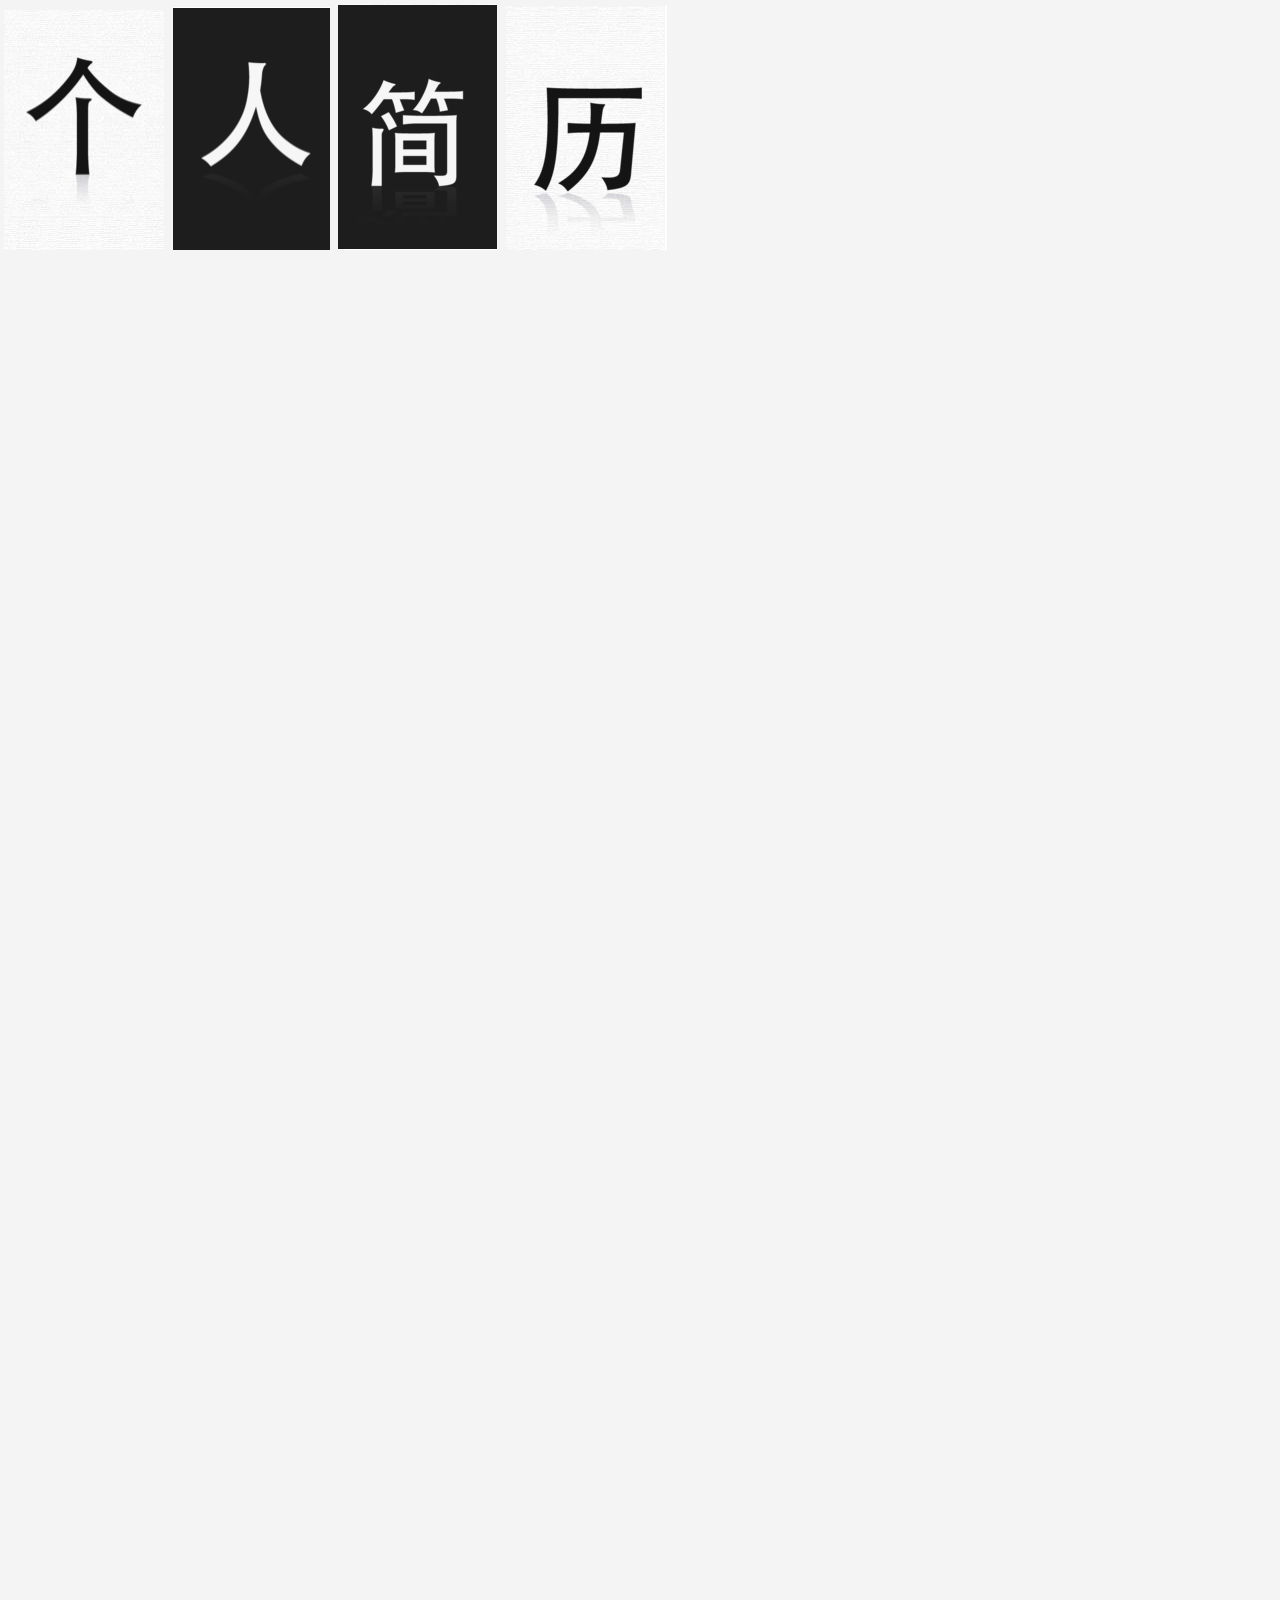
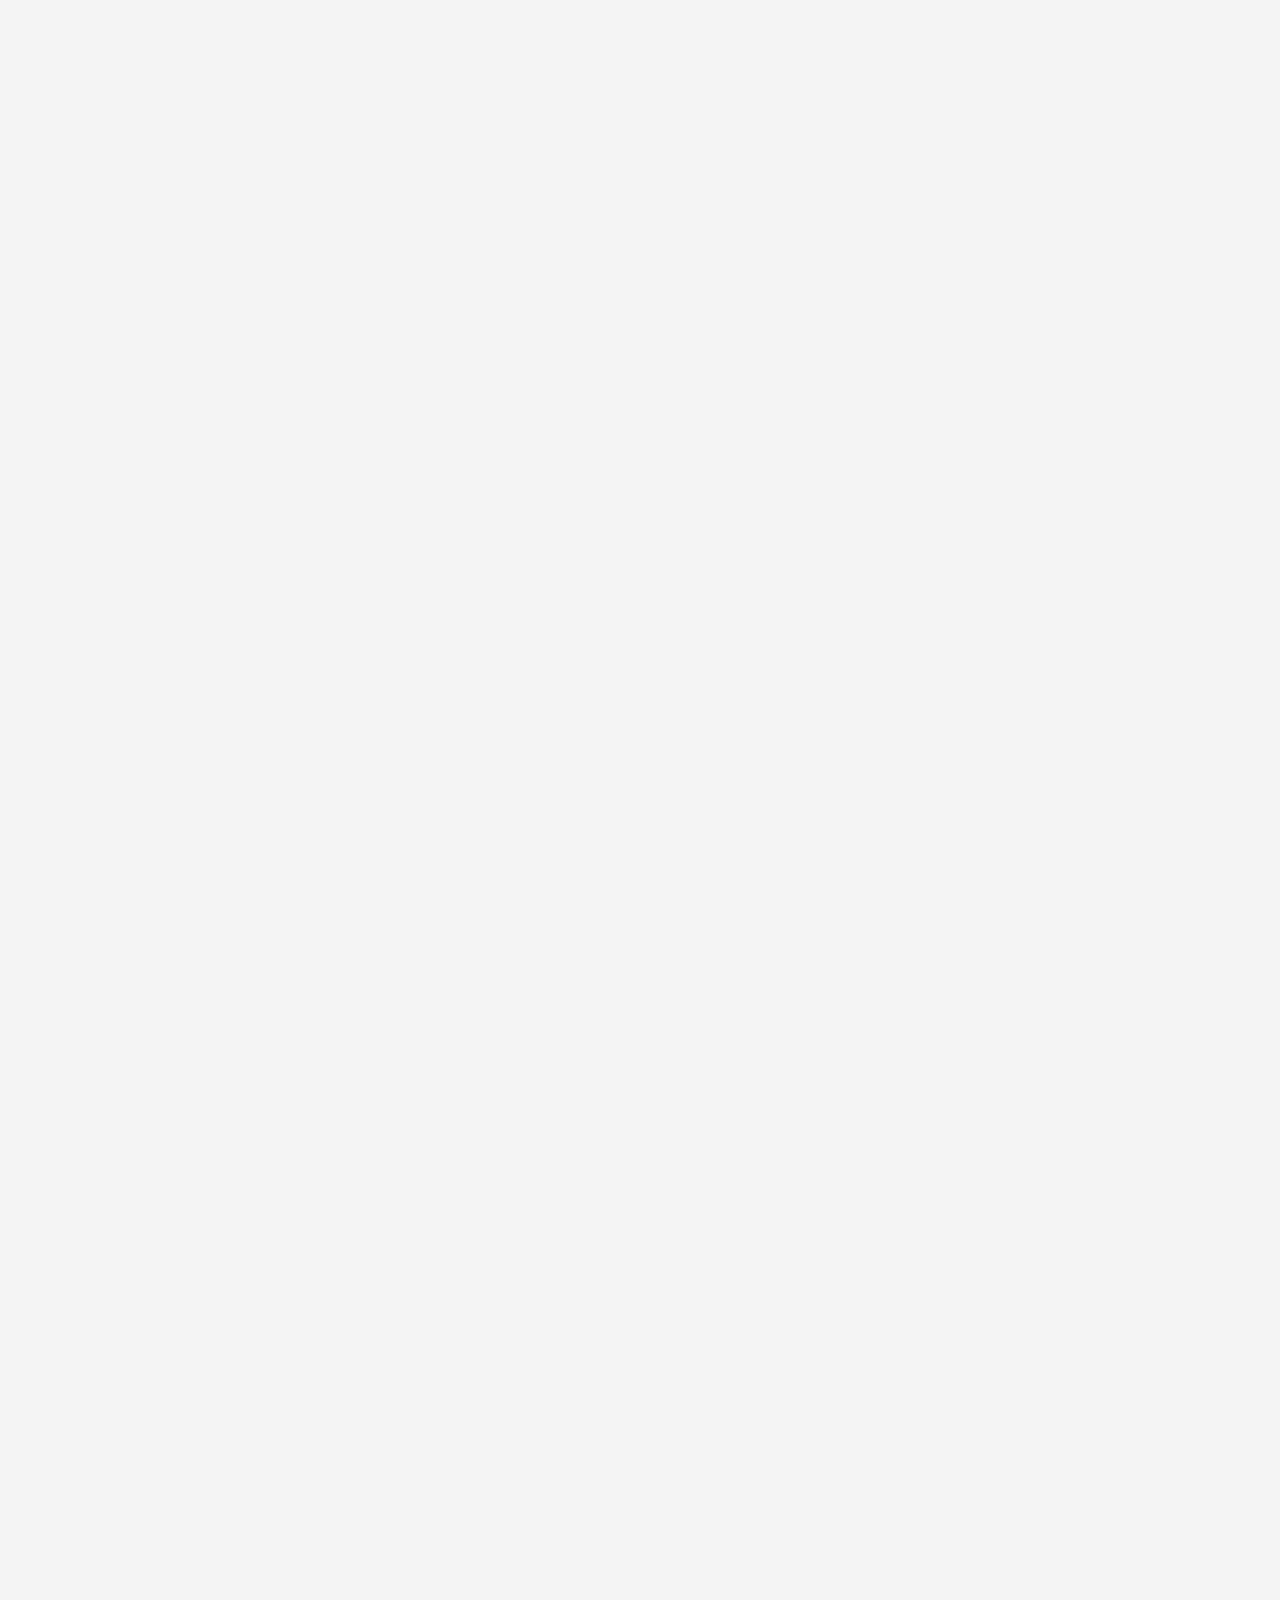
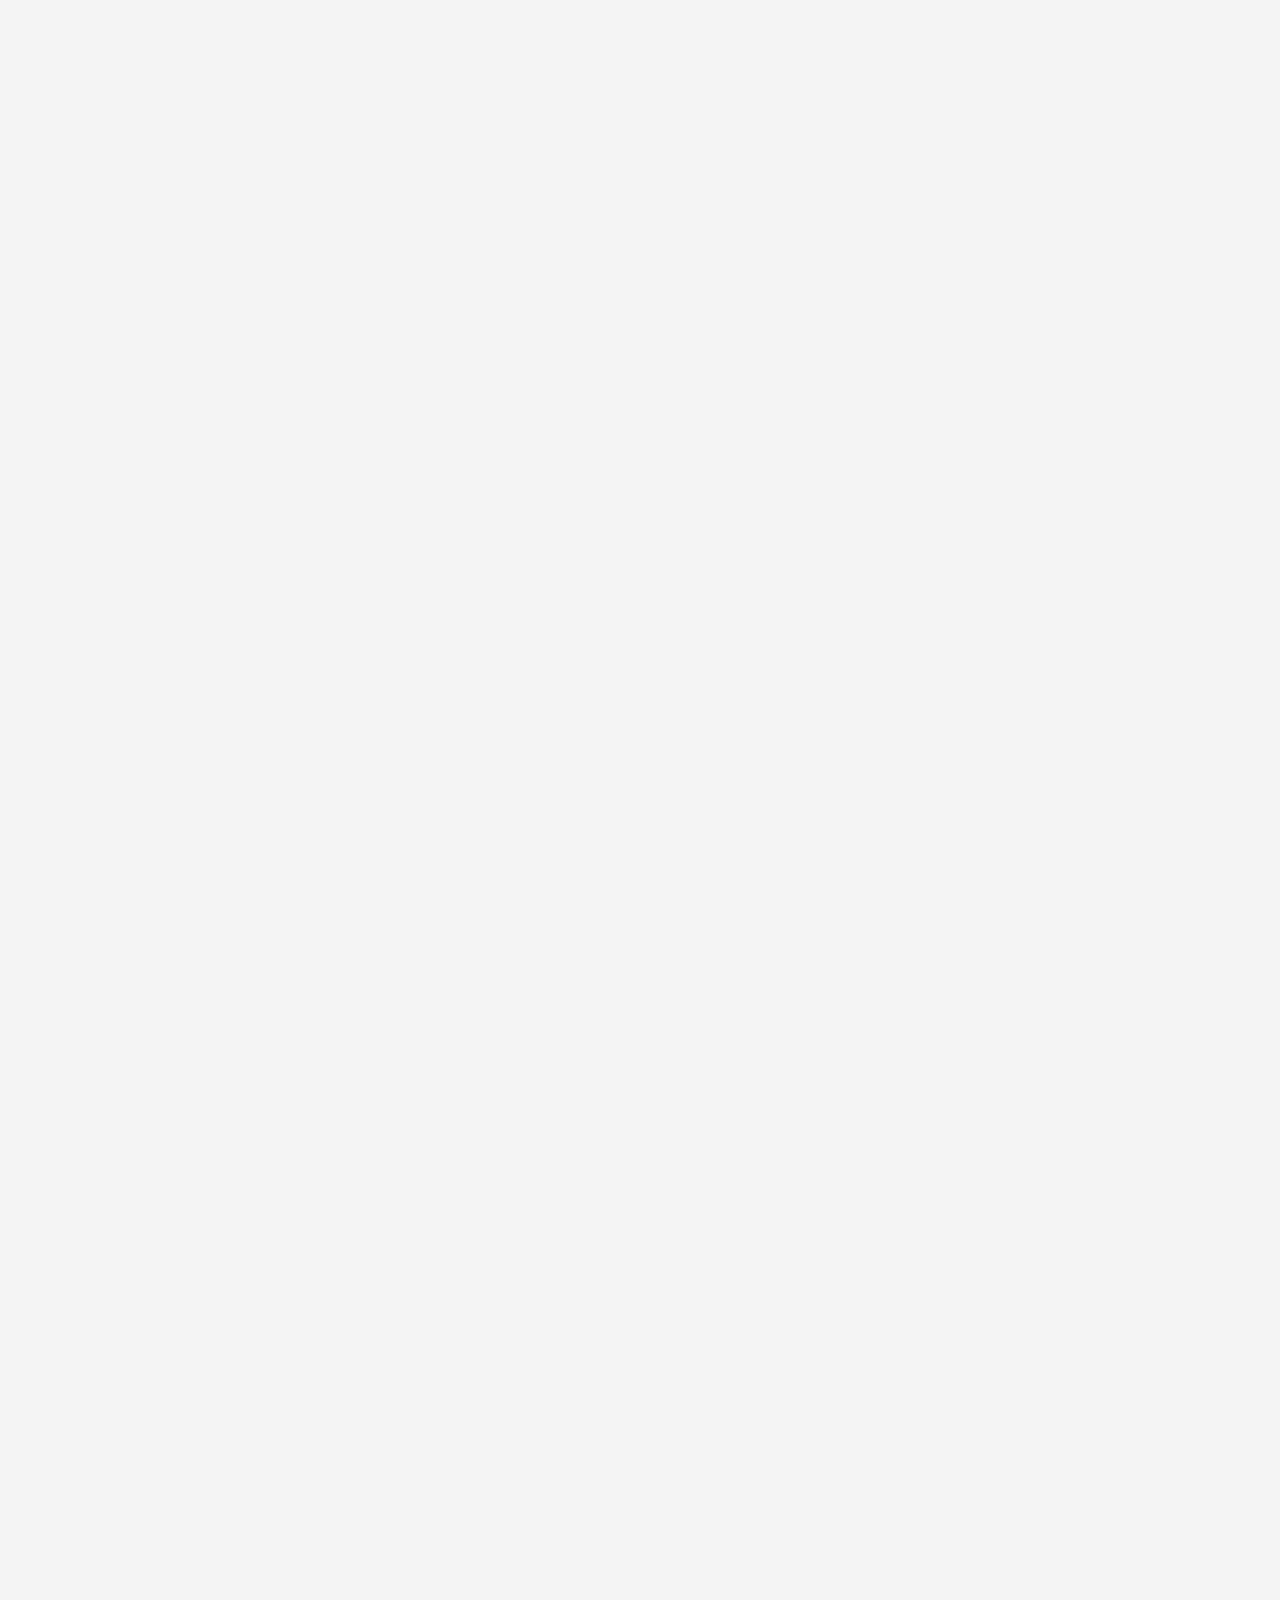
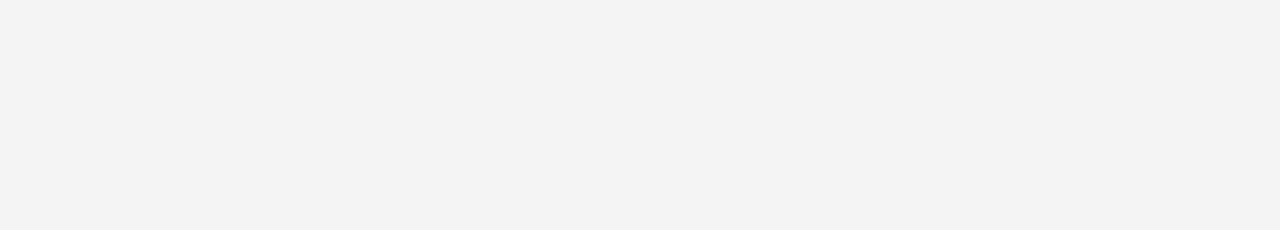
<file: index.html>
<!DOCTYPE html>
<html lang="en">
<head>
    <meta charset="UTF-8">
    <title>Title</title>
    <meta name="viewport"
          content="width=device-width, user-scalable=no, initial-scale=1.0, maximum-scale=1.0, minimum-scale=1.0">
    <link rel="stylesheet" href="css/animate.min.less">
    <link rel="stylesheet" href="css/reset.min.less">
    <link rel="stylesheet/less" href="css/common.less">
    <link rel="stylesheet/less" href="css/hua.less">
    <script src="js/less-2.5.3.min.js"></script>
</head>
<body>

<div class="swiper-container">
    <div class="swiper-wrapper">
        <div class="swiper-slide page1">
                <img src="img1/31.png" >
                <img src="img1/32.png">
                <img src="img1/33-1.png">
                <img src="img1/34-1.png">
        </div>
        <div class="swiper-slide2 page2">
            <img src="img1/24.png">
        </div>
        <div class="swiper-slide page3">

        </div>
        <div class="swiper-slide page4">

        </div>
        <div class="swiper-slide page5">


        </div>
</div>
<script src="js/swiper.min.js"></script>
<script>
    swipeExample = new Swiper('.swiper-container', {

        direction: 'vertical',

    });
</script>


</body>
</html>
</file>
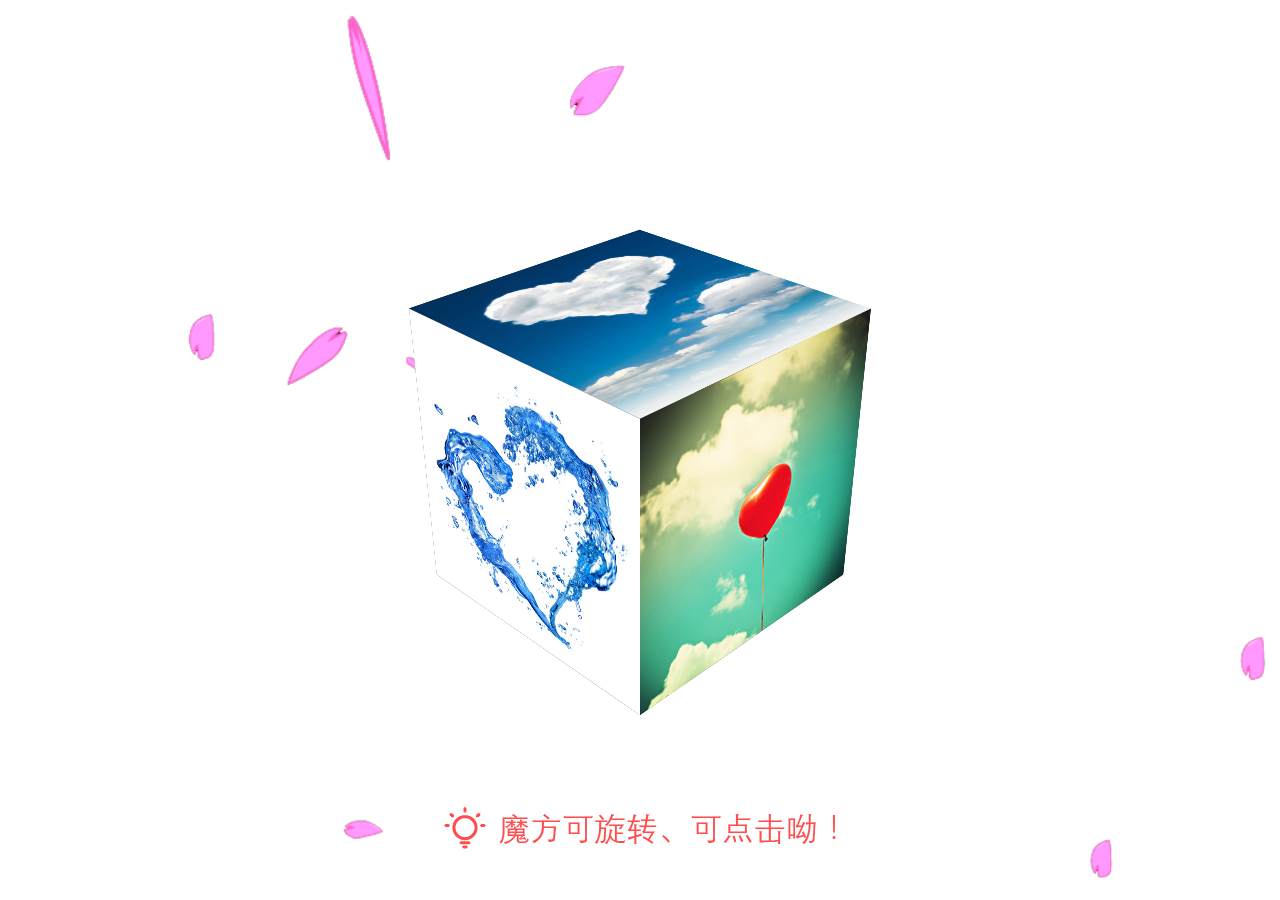
<file: 1-1.html>
<!DOCTYPE html>
<html lang="en">
<head>
    <meta charset="UTF-8">
    <title>Title</title>
    <meta name="viewport"
          content="width=device-width, user-scalable=no, initial-scale=1.0, maximum-scale=1.0, minimum-scale=1.0">
    <link rel="stylesheet/less" href="css/index.less">
    <script src="js/less-2.5.3.min.js"></script>
    <script>
        ~function () {
            let computed = function () {
                //=>DES-W:设计稿宽度 DEV-W:设备的宽度
                let desW = 640;
                let devW = document.documentElement.clientWidth;
                if (devW >= 640) {
                    document.documentElement.style.fontSize = '100px';
                    return;
                }
                document.documentElement.style.fontSize = devW / desW * 100 + 'px';
            };
            computed();
            window.addEventListener('resize', computed, false);
        }();
    </script>
</head>
<body>
<section class="cubeBox">
    <ul class="box">
        <li><img src="img1/a1.jpg" alt=""></li>
        <li><img src="img1/a2.jpg" alt=""></li>
        <li><img src="img1/a3.jpg" alt=""></li>
        <li><img src="img1/a4.jpg" alt=""></li>
        <li><img src="img1/a5.jpg" alt=""></li>
        <li><img src="img1/a6.jpg" alt=""></li>
    </ul>
    <img src="img/zf_cubeTip.png" alt="" class="tip">
</section>



<section class="detailBox">
    <a href="#" class="returnLink"></a>
    <div class="swiper-container">
        <div class="swiper-wrapper">
            <div class="swiper-slide page1">
                <dl id="makisuBox">
                    <dt>自我介绍</dt>
                    <dd>
                        <em>01</em>
                        <p>姓名:章君强</p>
                    </dd>
                    <dd>
                        <em>02</em>
                        <p>性别：男</p>
                    </dd>
                    <dd>
                        <em>03</em>
                        <p>年龄：20</p>
                    </dd>
                    <dd>
                        <em>04</em>
                        <p>毕业院校：珠峰大学</p>
                    </dd>
                    <dd>
                        <em>05</em>
                        <p>学历：博士</p>
                    </dd>
                    <dd>
                        <em>06</em>
                        <p>工作经验：8年</p>
                    </dd>
                    <dd>
                        <em>07</em>
                        <p>户籍：安徽省安庆市</p>
                    </dd>
                    <dd>
                        <em>08</em>
                        <p>邮箱：2193542487@qq.com</p>
                    </dd>
                    <dd>
                        <em>09</em>
                        <p>电话：17610371835</p>
                    </dd>
                    <dd>
                        <em>10</em>
                        <p>座右铭：合理的是锻炼，不合理的是磨练</p>
                    </dd>
                </dl>
            </div>
            <div class="swiper-slide page2">
                <h2>专业技能</h2>
                <img src="img/zf_course1.png" alt="">
                <img src="img/zf_course2.png" alt="">
                <img src="img/zf_course3.png" alt="">
                <img src="img/zf_course4.png" alt="">
                <img src="img/zf_course5.png" alt="">
                <img src="img/zf_course6.png" alt="">
                <img src="img/zf_course.png" alt="">
            </div>
            <div class="swiper-slide page3">
                <h2>个人经验</h2>
                   

            </div>
            <div class="swiper-slide page4">
                <h2>工作意向</h2>
                <p>技术总监</p>
                <p>交互设计师</p>
                <p>UI设计师</p>
                <p>网页设计师</p>
                <img src="img1/aa4.png" alt="">
                <img src="img1/aa5.png" alt="">
                <img src="img1/aa6.png" alt="">
                <img src="img1/aa7.png" alt="">
            </div>
            <div class="swiper-slide page5">
                  <h2>个人总结</h2>
                <img src="img1/z.gif" alt="">
                <span>
                    自我评价:
                    领悟新知识快、吃苦耐劳，有较强的自学能力，有较强的动手能力。具有一定的社会交往能力，有进取精神和团队精神，很强的事业心和责任感使我能够面对任何困难和挑战。  通过认真地学习和实践，我认为自己将来在软件开发、计算机维护等方面一定能为雇主做出应有的贡献。经历尚浅是我的弱势，但是我的优势是我的专业知识、实践经验、悟性以及我的自学能力，我相信，我定能很快弥补我的弱势。希望您能给我一次机会，请相信您的 选择，请相信我</span>
            </div>
            <div class="swiper-slide page6">
                <h2>谢谢欣赏</h2>
                <img src="img1/aa1.png" alt="">
                   <span> 电话:17610371835</span>
                    <span>qq:2193542487</span>
                    <p>期待加入贵公司</p>
            </div>
        </div>
    </div>
</section>

<script src="js/zepto.min.js"></script>
<script src="js/swiper.min.js"></script>
<script src="js/makisu.min.js"></script>
<script src="js/prefixfree.min.js"></script>
<script src="js/index.js"></script>

</body>
</html>
</file>
